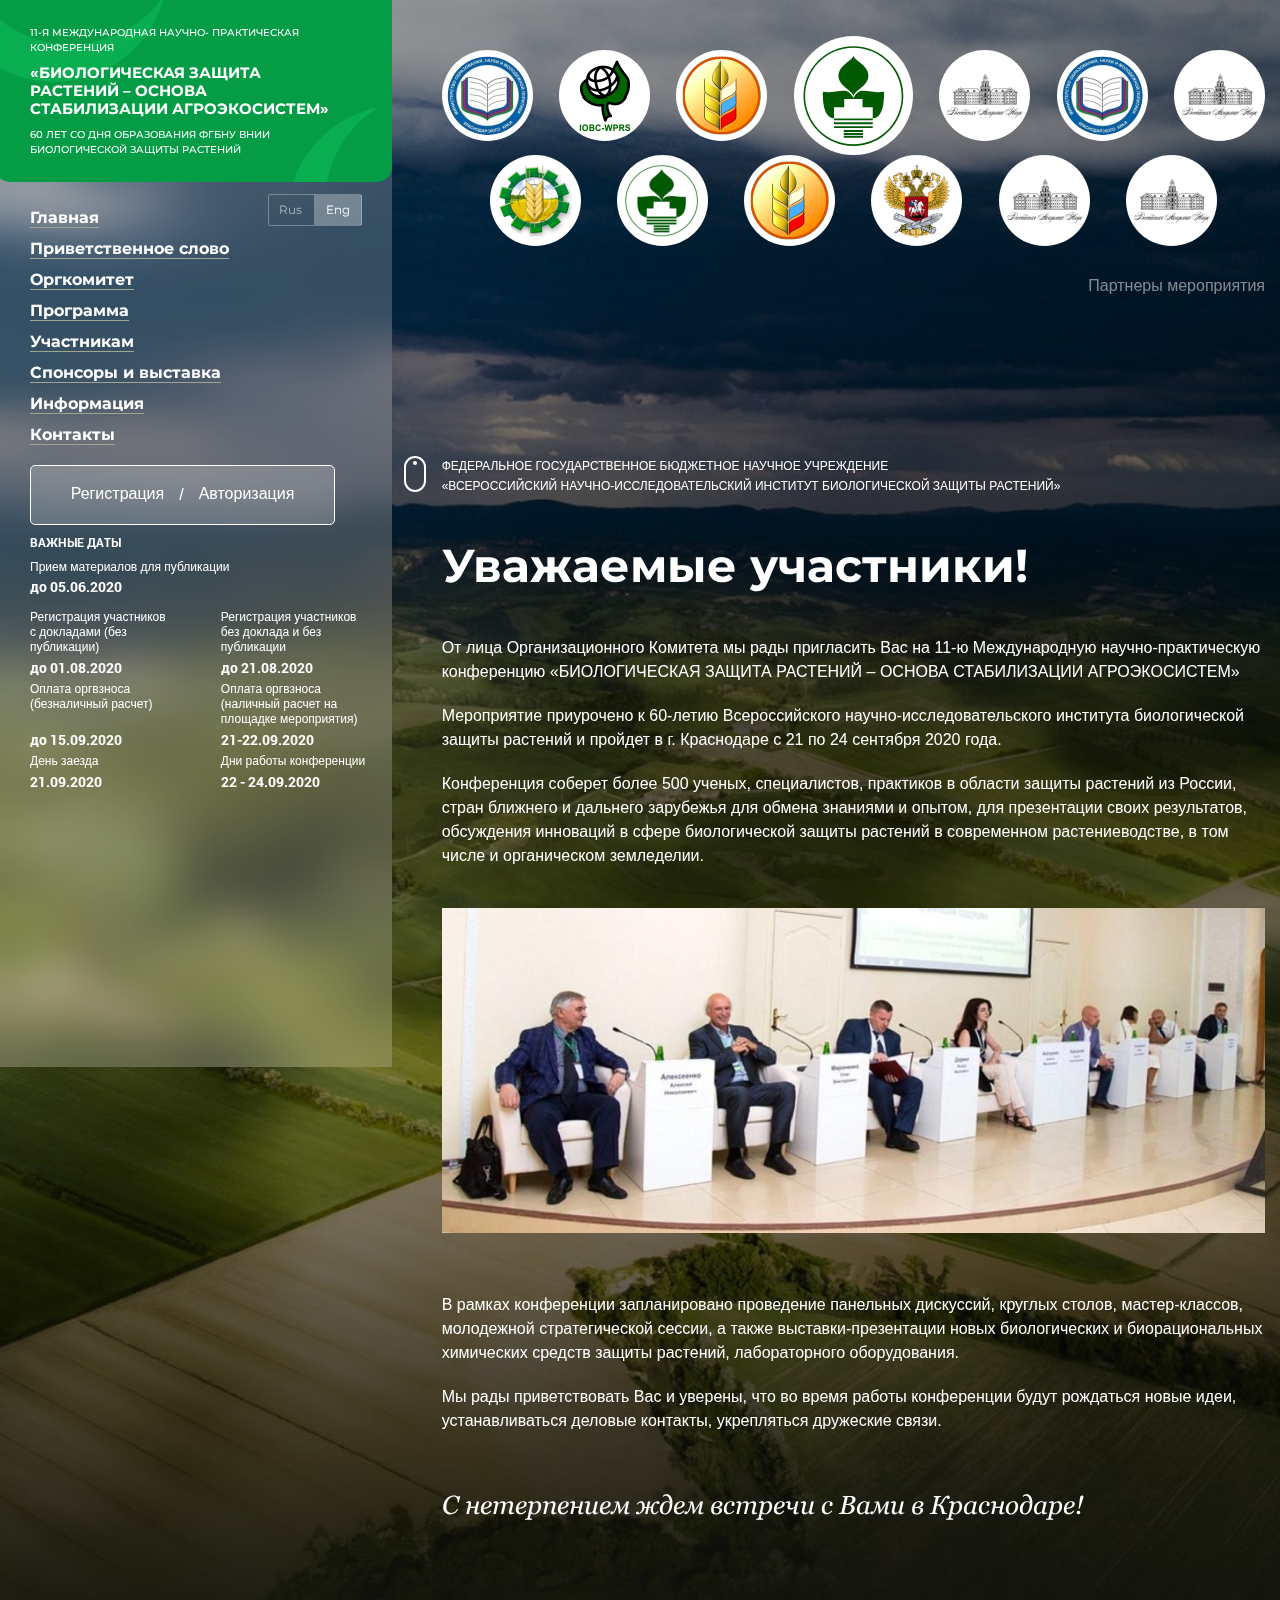
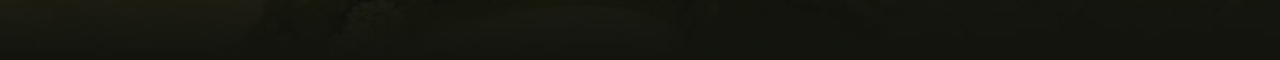
<file: index.html>
<!DOCTYPE html>
<html lang="ru">

<head>
  <meta charset="UTF-8">
  <meta name="viewport" content="width=device-width, initial-scale=1.0">
  <link rel="stylesheet" href="libs/slick/slick-theme.css">
  <link rel="stylesheet" href="libs/slick/slick.css">
  <link rel="stylesheet" href="css/bootstrap-grid.css">
  <link rel="stylesheet" href="css/font.css?ver=1.8">
  <link rel="stylesheet" href="css/null.css">
  <link rel="stylesheet" href="css/style.css?ver=1.9">
  <link rel="stylesheet" href="css/media.css?ver=1.9">
  <link href="https://fonts.googleapis.com/css2?family=Montserrat:wght@400;500;700&display=swap" rel="stylesheet">
  <title>Document</title>
</head>

<body>
  <div class="wrapper">

    <div class="sidebar-wrapper">
      <div class="container">
        <div class="row">
          <div class="col-lg-4">
            <div class="left-aside">
              <div class="header__info">
                <div class="header-text">
                  <p>11-я Международная научно- практическая конференция </p>
                  <p>«Биологическая защита<br> растений – основа<br> стабилизации агроэкосистем»
                    <p>
                      <p>60 лет со дня образования ФГБНУ ВНИИ биологической защиты растений</p>
                    </div>
                  </div>
                  <div class="show_mobile">
                    <div class="main-btn">
                      <a href="#">Регистрация</a>
                      <span> / </span>
                      <a href="#">Авторизация</a>
                    </div>
                    <a href="" class="btn-menu">Главная</a>
                  </div>
                  <div class="header__block">
                    <div class="close-menu"></div>
                    <nav class="header-nav">
                      <ul class="header-menu">
                        <li><a href="#">Главная</a></li>
                        <li><a href="#">Приветственное слово</a></li>
                        <li><a href="#">Оргкомитет</a></li>
                        <li><a href="#">Программа</a></li>
                        <li class="has_child">
                          <a href="#">Участникам</a>
                          <ul>
                            <li><a href="#">Условия участия?  (оргвзнос, варианты оплата, и т.п.) </a></li>
                            <li><a href="#">Договор на участие в конференции</a></li>
                            <li><a href="#">Подача  статей  WoC</a></li>
                            <li><a href="#">Подача  статей  РИНЦ</a></li>
                            <li><a href="#">Требования к оформлению публикаций</a></li>
                            <li><a href="#">Требования к оформлению докладов</a></li>
                          </ul>
                        </li>
                        <li class="has_child">
                          <a href="#">Спонсоры и выставка</a>
                          <ul>
                            <li><a href="#">Спонсоры</a></li>
                            <li><a href="#">Спонсорский пакет</a></li>
                            <li><a href="#">ЗАЯВКА на участие в выставке</a></li>
                          </ul>
                        </li>
                        <li class="has_child">
                          <a href="#">Информация</a>
                          <ul>
                            <li><a href="#">Информационные письма</a></li>
                            <li><a href="#">Место проведения конференции</a></li>
                            <li><a href="#">Гостиничное размещение</a></li>
                            <li><a href="#">Обеды/ужины (+праздничный ужин) </a></li>
                            <li><a href="#">Маршрут  проезда  до места проведения конференции</a></li>
                            <li><a href="#">Отчет о проведенном мероприятии  (пост-релиз, фотоархив)</a></li>
                          </ul>
                        </li>
                        <li><a href="#">Контакты</a></li>
                      </ul>
                    </nav>
                    <div class="language-block">
                      <ul class="list-language">
                        <li><a href="#">Rus</a></li>
                        <li> <a class="active" href="#">Eng</a></li>
                      </ul>
                    </div>
                    <div class="main-btn">
                      <a href="#">Регистрация</a>
                      <span> / </span>
                      <a href="#">Авторизация</a>
                    </div>
                    <div class="block-subscribe">
                      <p class="main-title"> ВАЖНЫЕ ДАТЫ</p>
                      <p>Прием материалов для публикации</p>
                      <div class="main-date">до 05.06.2020</div>
                    </div>
                    <div class="row row_data">
                      <div class="col-6 block-text">
                        <p>Регистрация участников<br> с докладами (без публикации)</p>
                        <div class="main-date">до 01.08.2020</div>
                      </div>
                      <div class="col-6 block-text">
                       <p>Регистрация участников без доклада и без публикации</p>
                       <div class="main-date">до 21.08.2020</div>
                     </div>
                     <div class="col-6 block-text">
                       <p>Оплата оргвзноса<br> (безналичный расчет)</p>
                       <div class="main-date">до 15.09.2020 </div>
                     </div>
                     <div class="col-6 block-text">
                       <p>Оплата оргвзноса<br> (наличный расчет на площадке мероприятия)</p>
                       <div class="main-date">21-22.09.2020 </div>
                     </div>
                     <div class="col-6 block-text">
                      <p>День заезда</p>
                      <div class="main-date">21.09.2020 </div>
                    </div>
                    <div class="col-6 block-text">
                     <p>Дни работы конференции</p>
                     <div class="main-date">22 - 24.09.2020</div>
                   </div>
                 </div>
               </div>
             </div>
           </div>
         </div>
       </div>
     </div>

     <div class="content">
      <div class="container">
        <div class="row">
          <div class="col-lg-8 offset-lg-4 col_content">
            <div class="sponsors">
              <div class="sponsors-img">
                <img src="img/sponsors/sponsors-1.png" alt="alt" />
              </div>
              <div class="sponsors-img">
                <img src="img/sponsors/sponsors-2.png" alt="alt" />
              </div>
              <div class="sponsors-img">
                <img src="img/sponsors/sponsors-3.png" alt="alt" />
              </div>
              <div class="sponsors-img">
                <img src="img/sponsors/sponsors-4.png" alt="alt" />
              </div>
              <div class="sponsors-img">
                <img src="img/sponsors/sponsors-5.png" alt="alt" />
              </div>
              <div class="sponsors-img">
                <img src="img/sponsors/sponsors-1.png" alt="alt" />
              </div>

              <div class="sponsors-img">
                <img src="img/sponsors/sponsors-5.png" alt="alt" />
              </div>
            </div>

            <div class="sponsors-2">
              <div class="sponsors-img">
                <img src="img/sponsors/sponsors-6.png" alt="alt" />
              </div>
              <div class="sponsors-img">
                <img src="img/sponsors/sponsors-7.png" alt="alt" />
              </div>
              <div class="sponsors-img">
                <img src="img/sponsors/sponsors-3.png" alt="alt" />
              </div>
              <div class="sponsors-img">
                <img src="img/sponsors/sponsors-8.png" alt="alt" />
              </div>
              <div class="sponsors-img">
                <img src="img/sponsors/sponsors-5.png" alt="alt" />
              </div>
              <div class="sponsors-img">
                <img src="img/sponsors/sponsors-5.png" alt="alt" />
              </div>
            </div>
            <ul class="sponsors-mobile">
              <li>
                <div class="sponsors-img">
                  <img src="img/sponsors/sponsors-1.png" alt="alt" />
                </div>
              </li>
              <li>
                <div class="sponsors-img">
                  <img src="img/sponsors/sponsors-2.png" alt="alt" />
                </div>
              </li>
              <li>
                <div class="sponsors-img">
                  <img src="img/sponsors/sponsors-3.png" alt="alt" />
                </div>
              </li>
              <li>
               <div class="sponsors-img">
                <img src="img/sponsors/sponsors-4.png" alt="alt" />
              </div>
            </li>
            <li>
             <div class="sponsors-img">
              <img src="img/sponsors/sponsors-5.png" alt="alt" />
            </div>
          </li>
        </ul>
        <ul class="sponsors-mobile sponsors-mobile_second">
          <li>
            <div class="sponsors-img">
              <img src="img/sponsors/sponsors-1.png" alt="alt" />
            </div>
          </li>
          <li>
           <div class="sponsors-img">
            <img src="img/sponsors/sponsors-5.png" alt="alt" />
          </div>
        </li>
        <li>
          <div class="sponsors-img">
            <img src="img/sponsors/sponsors-6.png" alt="alt" />
          </div>
        </li>
        <li>
         <div class="sponsors-img">
          <img src="img/sponsors/sponsors-7.png" alt="alt" />
        </div>
      </li>
      <li>
        <div class="sponsors-img">
          <img src="img/sponsors/sponsors-3.png" alt="alt" />
        </div>
      </li>
      <li>
       <div class="sponsors-img">
        <img src="img/sponsors/sponsors-8.png" alt="alt" />
      </div>
    </li>
    <li>
     <div class="sponsors-img">
      <img src="img/sponsors/sponsors-5.png" alt="alt" />
    </div>
  </li>
  <li>
   <div class="sponsors-img">
    <img src="img/sponsors/sponsors-5.png" alt="alt" />
  </div>
</li>
</ul>
<div class="sponsors-text">
  Партнеры мероприятия
</div>
<div class="scrolldown"><a href="#sect-conference"></a></div>
<div class="conference" id="sect-conference">
  <div class="conference-subtitle">
    ФЕДЕРАЛЬНОЕ ГОСУДАРСТВЕННОЕ БЮДЖЕТНОЕ НАУЧНОЕ УЧРЕЖДЕНИЕ<br>
    «ВСЕРОССИЙСКИЙ НАУЧНО-ИССЛЕДОВАТЕЛЬСКИЙ ИНСТИТУТ БИОЛОГИЧЕСКОЙ ЗАЩИТЫ РАСТЕНИЙ»
  </div>
  <div class="conference-title">
    Уважаемые участники!
  </div>
  <div class="conference-text">
    <p>От лица Организационного Комитета мы рады пригласить Вас на 11-ю Международную научно-практическую
      конференцию <span>«БИОЛОГИЧЕСКАЯ ЗАЩИТА РАСТЕНИЙ – ОСНОВА СТАБИЛИЗАЦИИ АГРОЭКОСИСТЕМ»</span></p>
      <p> Мероприятие приурочено к 60-летию Всероссийского научно-исследовательского института биологической
      защиты растений и пройдет в г. Краснодаре с 21 по 24 сентября 2020 года.</p>
      <p> Конференция соберет более 500 ученых, специалистов, практиков в области защиты растений из России, стран
        ближнего и дальнего зарубежья для обмена знаниями и опытом, для презентации своих результатов,
        обсуждения инноваций в сфере биологической защиты растений в современном растениеводстве, в том числе и
      органическом земледелии.</p>
    </div>
    <div class="conference-img">
      <img src="img/conference/conference.jpg" alt="conference" />
    </div>
    <div class="conference-text">
      <p>В рамках конференции запланировано проведение панельных дискуссий, круглых столов, мастер-классов,  молодежной стратегической сессии, а также выставки-презентации новых биологических и биорациональных химических средств защиты растений, лабораторного оборудования.</p>
      <p>Мы рады приветствовать Вас и уверены,  что во время работы конференции  будут рождаться новые идеи, устанавливаться деловые контакты, укрепляться дружеские связи.</p>
    </div>
    <div class="conference-invite">С нетерпением ждем встречи с Вами в Краснодаре!</div>

  </div>
</div>
</div>
</div>
</div>
</div>
<script src="libs/jquery/jquery-1.11.1.min.js"></script>
<script src="libs/slick/slick.min.js"></script>
<script src="libs/scroll2id/PageScroll2id.min.js"></script>
<script src="js/main.js?ver=1.5"></script>
</body>

</html>
</file>
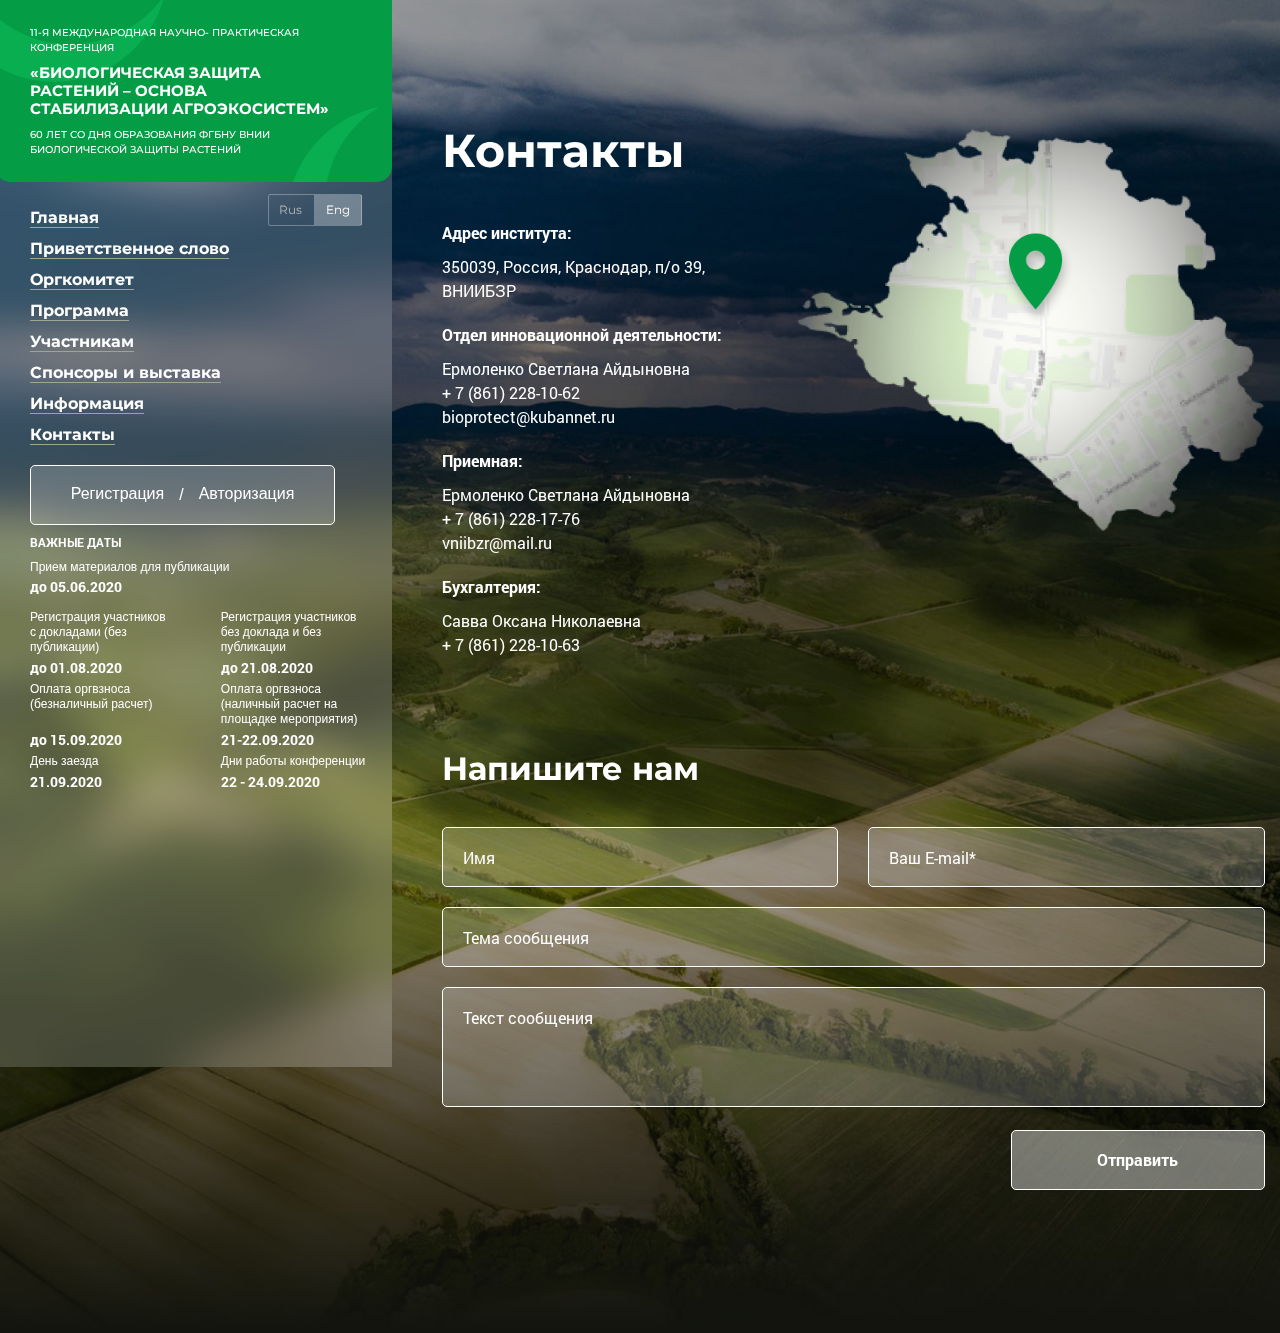
<file: contacts.html>
<!DOCTYPE html>
<html lang="ru">

<head>
  <meta charset="UTF-8">
  <meta name="viewport" content="width=device-width, initial-scale=1.0">
  <link rel="stylesheet" href="libs/slick/slick-theme.css">
  <link rel="stylesheet" href="libs/slick/slick.css">
  <link rel="stylesheet" href="css/bootstrap-grid.css">
  <link rel="stylesheet" href="libs/fancybox/jquery.fancybox.css" />
  <link rel="stylesheet" href="css/font.css?ver=1.8">
  <link rel="stylesheet" href="css/null.css">
  <link rel="stylesheet" href="css/style.css?ver=1.19">
  <link rel="stylesheet" href="css/media.css?ver=1.19">
  <link href="https://fonts.googleapis.com/css2?family=Montserrat:wght@400;500;700&display=swap" rel="stylesheet">
  <title>Document</title>
</head>

<body>
  <div class="wrapper">

    <div class="sidebar-wrapper">
      <div class="container">
        <div class="row">
          <div class="col-lg-4">
            <div class="left-aside">
              <div class="header__info">
                <div class="header-text">
                  <p>11-я Международная научно- практическая конференция </p>
                  <p>«Биологическая защита<br> растений – основа<br> стабилизации агроэкосистем»
                    <p>
                      <p>60 лет со дня образования ФГБНУ ВНИИ биологической защиты растений</p>
                    </div>
                  </div>
                  <div class="show_mobile">
                    <div class="main-btn">
                      <a href="#">Регистрация</a>
                      <span> / </span>
                      <a href="#">Авторизация</a>
                    </div>
                    <a href="" class="btn-menu">Главная</a>
                  </div>
                  <div class="header__block">
                    <div class="close-menu"></div>
                    <nav class="header-nav">
                      <ul class="header-menu">
                        <li><a href="#">Главная</a></li>
                        <li><a href="#">Приветственное слово</a></li>
                        <li><a href="#">Оргкомитет</a></li>
                        <li><a href="#">Программа</a></li>
                        <li class="has_child">
                          <a href="#">Участникам</a>
                          <ul>
                            <li><a href="#">Условия участия?  (оргвзнос, варианты оплата, и т.п.) </a></li>
                            <li><a href="#">Договор на участие в конференции</a></li>
                            <li><a href="#">Подача  статей  WoC</a></li>
                            <li><a href="#">Подача  статей  РИНЦ</a></li>
                            <li><a href="#">Требования к оформлению публикаций</a></li>
                            <li><a href="#">Требования к оформлению докладов</a></li>
                          </ul>
                        </li>
                        <li class="has_child">
                          <a href="#">Спонсоры и выставка</a>
                          <ul>
                            <li><a href="#">Спонсоры</a></li>
                            <li><a href="#">Спонсорский пакет</a></li>
                            <li><a href="#">ЗАЯВКА на участие в выставке</a></li>
                          </ul>
                        </li>
                        <li class="has_child">
                          <a href="#">Информация</a>
                          <ul>
                            <li><a href="#">Информационные письма</a></li>
                            <li><a href="#">Место проведения конференции</a></li>
                            <li><a href="#">Гостиничное размещение</a></li>
                            <li><a href="#">Обеды/ужины (+праздничный ужин) </a></li>
                            <li><a href="#">Маршрут  проезда  до места проведения конференции</a></li>
                            <li><a href="#">Отчет о проведенном мероприятии  (пост-релиз, фотоархив)</a></li>
                          </ul>
                        </li>
                        <li><a href="#">Контакты</a></li>
                      </ul>
                    </nav>
                    <div class="language-block">
                      <ul class="list-language">
                        <li><a href="#">Rus</a></li>
                        <li> <a class="active" href="#">Eng</a></li>
                      </ul>
                    </div>
                    <div class="main-btn">
                      <a href="#">Регистрация</a>
                      <span> / </span>
                      <a href="#">Авторизация</a>
                    </div>
                    <div class="block-subscribe">
                      <p class="main-title"> ВАЖНЫЕ ДАТЫ</p>
                      <p>Прием материалов для публикации</p>
                      <div class="main-date">до 05.06.2020</div>
                    </div>
                    <div class="row row_data">
                      <div class="col-6 block-text">
                        <p>Регистрация участников<br> с докладами (без публикации)</p>
                        <div class="main-date">до 01.08.2020</div>
                      </div>
                      <div class="col-6 block-text">
                       <p>Регистрация участников без доклада и без публикации</p>
                       <div class="main-date">до 21.08.2020</div>
                     </div>
                     <div class="col-6 block-text">
                       <p>Оплата оргвзноса<br> (безналичный расчет)</p>
                       <div class="main-date">до 15.09.2020 </div>
                     </div>
                     <div class="col-6 block-text">
                       <p>Оплата оргвзноса<br> (наличный расчет на площадке мероприятия)</p>
                       <div class="main-date">21-22.09.2020 </div>
                     </div>
                     <div class="col-6 block-text">
                      <p>День заезда</p>
                      <div class="main-date">21.09.2020 </div>
                    </div>
                    <div class="col-6 block-text">
                     <p>Дни работы конференции</p>
                     <div class="main-date">22 - 24.09.2020</div>
                   </div>
                 </div>
               </div>
             </div>
           </div>
         </div>
       </div>
     </div>

     <div class="content">
      <div class="container">
        <div class="row">
          <div class="col-lg-8 offset-lg-4 col_content">
            <div class="row">
              <div class="col-md-5">
                <div class="contacts-info">
                  <h1 class="title-big title-big_contacts">Контакты</h1>
                  <div class="contacts-info__caption">Адрес института:</div>
                  <div class="contacts-info__text">350039, Россия, Краснодар, п/о 39, ВНИИБЗР</div>
                  <div class="contacts-info__caption">Отдел инновационной деятельности:</div>
                  <div class="contacts-info__text">Ермоленко Светлана Айдыновна <br>+ 7 (861) 228-10-62 <br> bioprotect@kubannet.ru</div>
                  <div class="contacts-info__caption">Приемная:</div>
                  <div class="contacts-info__text">Ермоленко Светлана Айдыновна <br>+ 7 (861) 228-17-76 <br>vniibzr@mail.ru </div>
                  <div class="contacts-info__caption">Бухгалтерия:</div>
                  <div class="contacts-info__text">Савва Оксана Николаевна <br>+ 7 (861) 228-10-63 </div>
                </div>
              </div>
              <div class="col-md-7">
                <div class="contact-map">
                  <img src="img/map.png" alt="alt" />
                </div>
              </div>
            </div>
            <form>
              <div class="contacts-form">
                <div class="contacts-form__title">Напишите нам</div>
                <div class="row">
                  <div class="col-md-6">
                    <input   type="text" required="required" class="input-name" placeholder="Имя">
                  </div>
                  <div class="col-md-6">
                    <input  type="text" required="required" class="input-mail" placeholder="Ваш E-mail*">
                  </div>
                </div>
                <div class="row">
                  <div class="col-md-12">
                    <input  type="text" required="required" class="input-message" placeholder="Тема сообщения">
                  </div>
                </div>
                <div class="row">
                  <div class="col-md-12">
                    <textarea placeholder="Текст сообщения"></textarea>    
                  </div>
                </div>
                <div class="row">
                  <div class="col-md-3">
                  </div>
                  <div class="col-md-4 offset-md-5">
                    <button class="form-btn"> Отправить </button>
                  </div>
                </form>
              </div>
            </div>
          </div>
        </div>
      </div>
      <script src="libs/jquery/jquery-1.11.1.min.js"></script>
      <script src="libs/slick/slick.min.js"></script>
      <script src="libs/fancybox/jquery.fancybox.pack.js"></script>
      <script src="libs/scroll2id/PageScroll2id.min.js"></script>
      <script src="js/main.js?ver=1.19"></script>
    </body>

    </html>
</file>
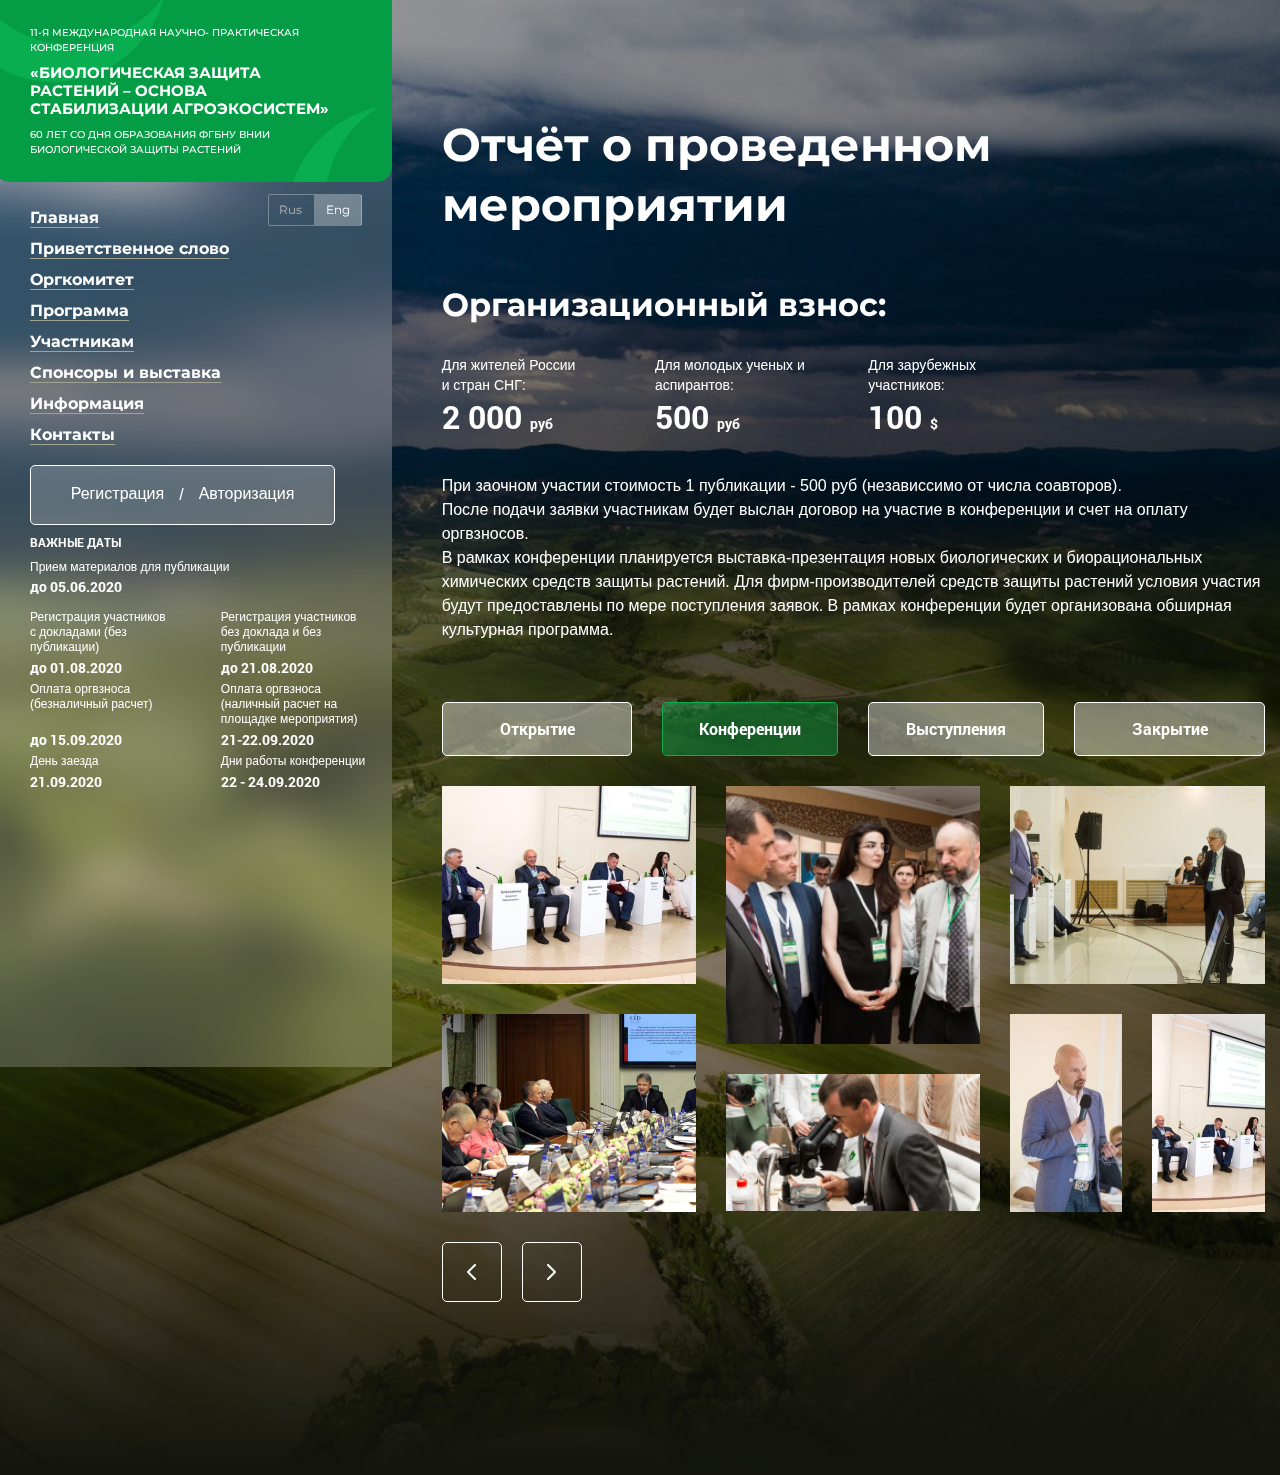
<file: report.html>
<!DOCTYPE html>
<html lang="ru">

<head>
  <meta charset="UTF-8">
  <meta name="viewport" content="width=device-width, initial-scale=1.0">
  <link rel="stylesheet" href="libs/slick/slick-theme.css">
  <link rel="stylesheet" href="libs/slick/slick.css">
  <link rel="stylesheet" href="css/bootstrap-grid.css">
  <link rel="stylesheet" href="libs/fancybox/jquery.fancybox.css" />
  <link rel="stylesheet" href="css/font.css?ver=1.8">
  <link rel="stylesheet" href="css/null.css">
  <link rel="stylesheet" href="css/style.css?ver=1.19">
  <link rel="stylesheet" href="css/media.css?ver=1.19">
  <link href="https://fonts.googleapis.com/css2?family=Montserrat:wght@400;500;700&display=swap" rel="stylesheet">
  <title>Document</title>
</head>

<body>
  <div class="wrapper">

    <div class="sidebar-wrapper">
      <div class="container">
        <div class="row">
          <div class="col-lg-4">
            <div class="left-aside">
              <div class="header__info">
                <div class="header-text">
                  <p>11-я Международная научно- практическая конференция </p>
                  <p>«Биологическая защита<br> растений – основа<br> стабилизации агроэкосистем»
                    <p>
                      <p>60 лет со дня образования ФГБНУ ВНИИ биологической защиты растений</p>
                    </div>
                  </div>
                  <div class="show_mobile">
                    <div class="main-btn">
                      <a href="#">Регистрация</a>
                      <span> / </span>
                      <a href="#">Авторизация</a>
                    </div>
                    <a href="" class="btn-menu">Главная</a>
                  </div>
                  <div class="header__block">
                    <div class="close-menu"></div>
                    <nav class="header-nav">
                      <ul class="header-menu">
                        <li><a href="#">Главная</a></li>
                        <li><a href="#">Приветственное слово</a></li>
                        <li><a href="#">Оргкомитет</a></li>
                        <li><a href="#">Программа</a></li>
                        <li class="has_child">
                          <a href="#">Участникам</a>
                          <ul>
                            <li><a href="#">Условия участия?  (оргвзнос, варианты оплата, и т.п.) </a></li>
                            <li><a href="#">Договор на участие в конференции</a></li>
                            <li><a href="#">Подача  статей  WoC</a></li>
                            <li><a href="#">Подача  статей  РИНЦ</a></li>
                            <li><a href="#">Требования к оформлению публикаций</a></li>
                            <li><a href="#">Требования к оформлению докладов</a></li>
                          </ul>
                        </li>
                        <li class="has_child">
                          <a href="#">Спонсоры и выставка</a>
                          <ul>
                            <li><a href="#">Спонсоры</a></li>
                            <li><a href="#">Спонсорский пакет</a></li>
                            <li><a href="#">ЗАЯВКА на участие в выставке</a></li>
                          </ul>
                        </li>
                        <li class="has_child">
                          <a href="#">Информация</a>
                          <ul>
                            <li><a href="#">Информационные письма</a></li>
                            <li><a href="#">Место проведения конференции</a></li>
                            <li><a href="#">Гостиничное размещение</a></li>
                            <li><a href="#">Обеды/ужины (+праздничный ужин) </a></li>
                            <li><a href="#">Маршрут  проезда  до места проведения конференции</a></li>
                            <li><a href="#">Отчет о проведенном мероприятии  (пост-релиз, фотоархив)</a></li>
                          </ul>
                        </li>
                        <li><a href="#">Контакты</a></li>
                      </ul>
                    </nav>
                    <div class="language-block">
                      <ul class="list-language">
                        <li><a href="#">Rus</a></li>
                        <li> <a class="active" href="#">Eng</a></li>
                      </ul>
                    </div>
                    <div class="main-btn">
                      <a href="#">Регистрация</a>
                      <span> / </span>
                      <a href="#">Авторизация</a>
                    </div>
                    <div class="block-subscribe">
                      <p class="main-title"> ВАЖНЫЕ ДАТЫ</p>
                      <p>Прием материалов для публикации</p>
                      <div class="main-date">до 05.06.2020</div>
                    </div>
                    <div class="row row_data">
                      <div class="col-6 block-text">
                        <p>Регистрация участников<br> с докладами (без публикации)</p>
                        <div class="main-date">до 01.08.2020</div>
                      </div>
                      <div class="col-6 block-text">
                       <p>Регистрация участников без доклада и без публикации</p>
                       <div class="main-date">до 21.08.2020</div>
                     </div>
                     <div class="col-6 block-text">
                       <p>Оплата оргвзноса<br> (безналичный расчет)</p>
                       <div class="main-date">до 15.09.2020 </div>
                     </div>
                     <div class="col-6 block-text">
                       <p>Оплата оргвзноса<br> (наличный расчет на площадке мероприятия)</p>
                       <div class="main-date">21-22.09.2020 </div>
                     </div>
                     <div class="col-6 block-text">
                      <p>День заезда</p>
                      <div class="main-date">21.09.2020 </div>
                    </div>
                    <div class="col-6 block-text">
                     <p>Дни работы конференции</p>
                     <div class="main-date">22 - 24.09.2020</div>
                   </div>
                 </div>
               </div>
             </div>
           </div>
         </div>
       </div>
     </div>

     <div class="content">
      <div class="container">
        <div class="row">
          <div class="col-lg-8 offset-lg-4 col_content">
            <div class="report-title title-big"> Отчёт о проведенном мероприятии </div>
            <div class="report-subtitle title-big title-big_min"> Организационный взнос: </div>
            <div class="row">
              <div class="col-md-3 col-sm-4">
                <div class="report-payment"> Для жителей России<br> и стран СНГ:</div>
                <div class="report-price"> 2 000 <span>руб</span>  </div>
              </div>

              <div class="col-md-3 col-sm-4">
                <div class="report-payment"> Для молодых ученых  и аспирантов: </div>
                <div class="report-price"> 500 <span>руб</span> </div>
              </div>

              <div class="col-md-3 col-sm-4">
                <div class="report-payment">Для зарубежных<br>  участников:</div>
                <div class="report-price">100 <span>$</span></div>
              </div>
            </div>
            <article class="report-article">
              <p>При заочном участии стоимость 1 публикации - 500 руб (независсимо от числа соавторов).</p>
              <p>После  подачи заявки участникам будет выслан договор на участие в конференции и счет на оплату  оргвзносов. </p>
              <p>В рамках конференции планируется выставка-презентация новых биологических и биорациональных  химических средств защиты растений. Для фирм-производителей средств защиты растений условия  участия будут предоставлены по мере поступления заявок. В рамках конференции будет организована обширная культурная программа. </p>
            </article>
            <ul class="report-tab btns-tabs">
              <li><a href="#tab1">Открытие</a></li>
              <li class="active"><a href="#tab2">Конференции</a></li>
              <li><a href="#tab3">Выступления</a></li>
              <li><a href="#tab4">Закрытие</a></li>
            </ul>
            <div class="tabs-container">
              <div class="tab-pane-report" id="tab1">
                <div class="report-slider">
                  <div class="slider-item">
                    <div class="row row_report">
                      <div class="col-sm-4 col-6">
                        <a href="img/slider-1.jpg" class="slider-report-img fancybox" rel="group1">
                          <img src="img/slider-1.jpg" alt="alt" />
                        </a>
                        <a href="img/slider-4.jpg" class="slider-report-img fancybox" rel="group1">
                          <img src="img/slider-4.jpg" alt="alt" />
                        </a>
                      </div>
                      <div class="col-sm-4 col-6">
                        <a href="img/slider-2.jpg" class="slider-report-img slider-report-img-big fancybox" rel="group1">
                          <img src="img/slider-2.jpg" alt="alt" />
                        </a>
                        <a href="img/slider-5.jpg" class="slider-report-img slider-report-img-small fancybox" rel="group1">
                          <img src="img/slider-5.jpg" alt="alt" />
                        </a>
                      </div>
                      <div class="col-sm-4 col-12">
                        <div class="row">
                          <div class="col-md-12 col-6">
                            <a href="img/slider-3.jpg" class="slider-report-img fancybox" rel="group1">
                              <img src="img/slider-3.jpg" alt="alt" />
                            </a>
                          </div>
                          <div class="col-sm-6 col-6">
                             <a href="img/slider-7.jpg" class="slider-report-img fancybox" rel="group1">
                            <img src="img/slider-7.jpg" alt="alt" />
                          </a>
                          </div>
                          <div class="col-sm-6 col-6">
                            <a href="img/slider-6.jpg" class="slider-report-img fancybox" rel="group1">
                              <img src="img/slider-6.jpg" alt="alt" />
                            </a>
                        </div>
                      </div>
                    </div>
                  </div>
                </div>
                <div class="slider-item">
                    <div class="row row_report">
                      <div class="col-sm-4 col-6">
                        <a href="img/slider-1.jpg" class="slider-report-img fancybox" rel="group1">
                          <img src="img/slider-1.jpg" alt="alt" />
                        </a>
                        <a href="img/slider-4.jpg" class="slider-report-img fancybox" rel="group1">
                          <img src="img/slider-4.jpg" alt="alt" />
                        </a>
                      </div>
                      <div class="col-sm-4 col-6">
                        <a href="img/slider-2.jpg" class="slider-report-img slider-report-img-big fancybox" rel="group1">
                          <img src="img/slider-2.jpg" alt="alt" />
                        </a>
                        <a href="img/slider-5.jpg" class="slider-report-img slider-report-img-small fancybox" rel="group1">
                          <img src="img/slider-5.jpg" alt="alt" />
                        </a>
                      </div>
                      <div class="col-sm-4 col-12">
                        <div class="row">
                          <div class="col-md-12 col-6">
                            <a href="img/slider-3.jpg" class="slider-report-img fancybox" rel="group1">
                              <img src="img/slider-3.jpg" alt="alt" />
                            </a>
                          </div>
                          <div class="col-sm-6 col-6">
                             <a href="img/slider-7.jpg" class="slider-report-img fancybox" rel="group1">
                            <img src="img/slider-7.jpg" alt="alt" />
                          </a>
                          </div>
                          <div class="col-sm-6 col-6">
                            <a href="img/slider-6.jpg" class="slider-report-img fancybox" rel="group1">
                              <img src="img/slider-6.jpg" alt="alt" />
                            </a>
                        </div>
                      </div>
                    </div>
                  </div>
                </div>
              </div>
            </div>
            <div class="tab-pane-report active" id="tab2">
                <div class="report-slider">
                  <div class="slider-item">
                    <div class="row row_report">
                      <div class="col-sm-4 col-6">
                        <a href="img/slider-1.jpg" class="slider-report-img fancybox" rel="group1">
                          <img src="img/slider-1.jpg" alt="alt" />
                        </a>
                        <a href="img/slider-4.jpg" class="slider-report-img fancybox" rel="group1">
                          <img src="img/slider-4.jpg" alt="alt" />
                        </a>
                      </div>
                      <div class="col-sm-4 col-6">
                        <a href="img/slider-2.jpg" class="slider-report-img slider-report-img-big fancybox" rel="group1">
                          <img src="img/slider-2.jpg" alt="alt" />
                        </a>
                        <a href="img/slider-5.jpg" class="slider-report-img slider-report-img-small fancybox" rel="group1">
                          <img src="img/slider-5.jpg" alt="alt" />
                        </a>
                      </div>
                      <div class="col-sm-4 col-12">
                        <div class="row">
                          <div class="col-md-12 col-6">
                            <a href="img/slider-3.jpg" class="slider-report-img fancybox" rel="group1">
                              <img src="img/slider-3.jpg" alt="alt" />
                            </a>
                          </div>
                          <div class="col-sm-6 col-6">
                            <a href="img/slider-6.jpg" class="slider-report-img fancybox" rel="group1">
                              <img src="img/slider-6.jpg" alt="alt" />
                            </a>
                          </div>
                          <div class="col-sm-6 col-6">
                           <a href="img/slider-7.jpg" class="slider-report-img fancybox" rel="group1">
                            <img src="img/slider-7.jpg" alt="alt" />
                          </a>
                        </div>
                      </div>
                    </div>
                  </div>
                </div>
                <div class="slider-item">
                    <div class="row row_report">
                      <div class="col-sm-4 col-6">
                        <a href="img/slider-1.jpg" class="slider-report-img fancybox" rel="group1">
                          <img src="img/slider-1.jpg" alt="alt" />
                        </a>
                        <a href="img/slider-4.jpg" class="slider-report-img fancybox" rel="group1">
                          <img src="img/slider-4.jpg" alt="alt" />
                        </a>
                      </div>
                      <div class="col-sm-4 col-6">
                        <a href="img/slider-2.jpg" class="slider-report-img slider-report-img-big fancybox" rel="group1">
                          <img src="img/slider-2.jpg" alt="alt" />
                        </a>
                        <a href="img/slider-5.jpg" class="slider-report-img slider-report-img-small fancybox" rel="group1">
                          <img src="img/slider-5.jpg" alt="alt" />
                        </a>
                      </div>
                      <div class="col-sm-4 col-12">
                        <div class="row">
                          <div class="col-md-12 col-6">
                            <a href="img/slider-3.jpg" class="slider-report-img fancybox" rel="group1">
                              <img src="img/slider-3.jpg" alt="alt" />
                            </a>
                          </div>
                          <div class="col-sm-6 col-6">
                            <a href="img/slider-6.jpg" class="slider-report-img fancybox" rel="group1">
                              <img src="img/slider-6.jpg" alt="alt" />
                            </a>
                          </div>
                          <div class="col-sm-6 col-6">
                           <a href="img/slider-7.jpg" class="slider-report-img fancybox" rel="group1">
                            <img src="img/slider-7.jpg" alt="alt" />
                          </a>
                        </div>
                      </div>
                    </div>
                  </div>
                </div>
              </div>
            </div>
            <div class="tab-pane-report" id="tab3">
                <div class="report-slider">
                  <div class="slider-item">
                    <div class="row row_report">
                      <div class="col-sm-4 col-6">
                         <a href="img/slider-4.jpg" class="slider-report-img fancybox" rel="group1">
                          <img src="img/slider-4.jpg" alt="alt" />
                        </a>
                        <a href="img/slider-1.jpg" class="slider-report-img fancybox" rel="group1">
                          <img src="img/slider-1.jpg" alt="alt" />
                        </a>
                      </div>
                      <div class="col-sm-4 col-6">
                        <a href="img/slider-2.jpg" class="slider-report-img slider-report-img-big fancybox" rel="group1">
                          <img src="img/slider-2.jpg" alt="alt" />
                        </a>
                        <a href="img/slider-5.jpg" class="slider-report-img slider-report-img-small fancybox" rel="group1">
                          <img src="img/slider-5.jpg" alt="alt" />
                        </a>
                      </div>
                      <div class="col-sm-4 col-12">
                        <div class="row">
                          <div class="col-md-12 col-6">
                            <a href="img/slider-3.jpg" class="slider-report-img fancybox" rel="group1">
                              <img src="img/slider-3.jpg" alt="alt" />
                            </a>
                          </div>
                          <div class="col-sm-6 col-6">
                            <a href="img/slider-6.jpg" class="slider-report-img fancybox" rel="group1">
                              <img src="img/slider-6.jpg" alt="alt" />
                            </a>
                          </div>
                          <div class="col-sm-6 col-6">
                           <a href="img/slider-7.jpg" class="slider-report-img fancybox" rel="group1">
                            <img src="img/slider-7.jpg" alt="alt" />
                          </a>
                        </div>
                      </div>
                    </div>
                  </div>
                </div>
                <div class="slider-item">
                    <div class="row row_report">
                      <div class="col-sm-4 col-6">
                        <a href="img/slider-1.jpg" class="slider-report-img fancybox" rel="group1">
                          <img src="img/slider-1.jpg" alt="alt" />
                        </a>
                        <a href="img/slider-4.jpg" class="slider-report-img fancybox" rel="group1">
                          <img src="img/slider-4.jpg" alt="alt" />
                        </a>
                      </div>
                      <div class="col-sm-4 col-6">
                        <a href="img/slider-2.jpg" class="slider-report-img slider-report-img-big fancybox" rel="group1">
                          <img src="img/slider-2.jpg" alt="alt" />
                        </a>
                        <a href="img/slider-5.jpg" class="slider-report-img slider-report-img-small fancybox" rel="group1">
                          <img src="img/slider-5.jpg" alt="alt" />
                        </a>
                      </div>
                      <div class="col-sm-4 col-12">
                        <div class="row">
                          <div class="col-md-12 col-6">
                            <a href="img/slider-3.jpg" class="slider-report-img fancybox" rel="group1">
                              <img src="img/slider-3.jpg" alt="alt" />
                            </a>
                          </div>
                          <div class="col-sm-6 col-6">
                            <a href="img/slider-6.jpg" class="slider-report-img fancybox" rel="group1">
                              <img src="img/slider-6.jpg" alt="alt" />
                            </a>
                          </div>
                          <div class="col-sm-6 col-6">
                           <a href="img/slider-7.jpg" class="slider-report-img fancybox" rel="group1">
                            <img src="img/slider-7.jpg" alt="alt" />
                          </a>
                        </div>
                      </div>
                    </div>
                  </div>
                </div>
              </div>
            </div>
            <div class="tab-pane-report" id="tab4">
                <div class="report-slider">
                  <div class="slider-item">
                    <div class="row row_report">
                      <div class="col-sm-4 col-6">
                         <a href="img/slider-4.jpg" class="slider-report-img fancybox" rel="group1">
                          <img src="img/slider-4.jpg" alt="alt" />
                        </a>
                        <a href="img/slider-1.jpg" class="slider-report-img fancybox" rel="group1">
                          <img src="img/slider-1.jpg" alt="alt" />
                        </a>
                       
                      </div>
                      <div class="col-sm-4 col-6">
                        <a href="img/slider-2.jpg" class="slider-report-img slider-report-img-big fancybox" rel="group1">
                          <img src="img/slider-2.jpg" alt="alt" />
                        </a>
                        <a href="img/slider-5.jpg" class="slider-report-img slider-report-img-small fancybox" rel="group1">
                          <img src="img/slider-5.jpg" alt="alt" />
                        </a>
                      </div>
                      <div class="col-sm-4 col-12">
                        <div class="row">
                          <div class="col-md-12 col-6">
                            <a href="img/slider-3.jpg" class="slider-report-img fancybox" rel="group1">
                              <img src="img/slider-3.jpg" alt="alt" />
                            </a>
                          </div>
                          <div class="col-sm-6 col-6">
                            <a href="img/slider-6.jpg" class="slider-report-img fancybox" rel="group1">
                              <img src="img/slider-6.jpg" alt="alt" />
                            </a>
                          </div>
                          <div class="col-sm-6 col-6">
                           <a href="img/slider-7.jpg" class="slider-report-img fancybox" rel="group1">
                            <img src="img/slider-7.jpg" alt="alt" />
                          </a>
                        </div>
                      </div>
                    </div>
                  </div>
                </div>
                <div class="slider-item">
                    <div class="row row_report">
                      <div class="col-sm-4 col-6">
                        <a href="img/slider-1.jpg" class="slider-report-img fancybox" rel="group1">
                          <img src="img/slider-1.jpg" alt="alt" />
                        </a>
                        <a href="img/slider-4.jpg" class="slider-report-img fancybox" rel="group1">
                          <img src="img/slider-4.jpg" alt="alt" />
                        </a>
                      </div>
                      <div class="col-sm-4 col-6">
                        <a href="img/slider-2.jpg" class="slider-report-img slider-report-img-big fancybox" rel="group1">
                          <img src="img/slider-2.jpg" alt="alt" />
                        </a>
                        <a href="img/slider-5.jpg" class="slider-report-img slider-report-img-small fancybox" rel="group1">
                          <img src="img/slider-5.jpg" alt="alt" />
                        </a>
                      </div>
                      <div class="col-sm-4 col-12">
                        <div class="row">
                          <div class="col-md-12 col-6">
                            <a href="img/slider-3.jpg" class="slider-report-img fancybox" rel="group1">
                              <img src="img/slider-3.jpg" alt="alt" />
                            </a>
                          </div>
                          <div class="col-sm-6 col-6">
                            <a href="img/slider-6.jpg" class="slider-report-img fancybox" rel="group1">
                              <img src="img/slider-6.jpg" alt="alt" />
                            </a>
                          </div>
                          <div class="col-sm-6 col-6">
                           <a href="img/slider-7.jpg" class="slider-report-img fancybox" rel="group1">
                            <img src="img/slider-7.jpg" alt="alt" />
                          </a>
                        </div>
                      </div>
                    </div>
                  </div>
                </div>
              </div>
            </div>
          </div>
        </div>
      </div>
    </div>
  </div>
</div>
<script src="libs/jquery/jquery-1.11.1.min.js"></script>
<script src="libs/slick/slick.min.js"></script>
<script src="libs/fancybox/jquery.fancybox.pack.js"></script>
<script src="libs/scroll2id/PageScroll2id.min.js"></script>
<script src="js/main.js?ver=1.19"></script>
</body>

</html>
</file>
<file: css/font.css>
/* font-family: "RobotoRegular"; */
@font-face {
	font-family: "RobotoRegular";
	src: url("../fonts/RobotoRegular/RobotoRegular.eot");
	src: url("../fonts/RobotoRegular/RobotoRegular.eot?#iefix")format("embedded-opentype"),
	url("../fonts/RobotoRegular/RobotoRegular.woff") format("woff"),
	url("../fonts/RobotoRegular/RobotoRegular.ttf") format("truetype");
	font-style: normal;
	font-weight: normal;
}
/* font-family: "RobotoLight"; */
@font-face {
	font-family: "RobotoLight";
	src: url("../fonts/RobotoLight/RobotoLight.eot");
	src: url("../fonts/RobotoLight/RobotoLight.eot?#iefix")format("embedded-opentype"),
	url("../fonts/RobotoLight/RobotoLight.woff") format("woff"),
	url("../fonts/RobotoLight/RobotoLight.ttf") format("truetype");
	font-style: normal;
	font-weight: normal;
}
/* font-family: "RobotoMedium"; */
@font-face {
	font-family: "RobotoMedium";
	src: url("../fonts/RobotoMedium/RobotoMedium.eot");
	src: url("../fonts/RobotoMedium/RobotoMedium.eot?#iefix")format("embedded-opentype"),
	url("../fonts/RobotoMedium/RobotoMedium.woff") format("woff"),
	url("../fonts/RobotoMedium/RobotoMedium.ttf") format("truetype");
	font-style: normal;
	font-weight: normal;
}
/* font-family: "RobotoBold"; */
@font-face {
	font-family: "RobotoBold";
	src: url("../fonts/RobotoBold/RobotoBold.eot");
	src: url("../fonts/RobotoBold/RobotoBold.eot?#iefix")format("embedded-opentype"),
	url("../fonts/RobotoBold/RobotoBold.woff") format("woff"),
	url("../fonts/RobotoBold/RobotoBold.ttf") format("truetype");
	font-style: normal;
	font-weight: normal;
}

/* Montserrat */

/** Generated by FG **/
@font-face {
	font-family: 'Montserrat-Medium';
	src: url('../fonts/montserrat-medium/Montserrat-Medium.eot');
	src: local('☺'), url('../fonts/montserrat-medium/Montserrat-Medium.woff') format('woff'), url('../fonts/montserrat-medium/Montserrat-Medium.ttf') format('truetype'), url('../fonts/montserrat-medium/Montserrat-Medium.svg') format('svg');
	font-weight: normal;
	font-style: normal;
}

/** Generated by FG **/
@font-face {
	font-family: "Montserrat-Bold";
	src: url('../fonts/Montserrat-bold/Montserrat-Bold.eot');
	src: local('☺'), url('../fonts/Montserrat-bold/Montserrat-Bold.woff') format('woff'), url('../fonts/Montserrat-bold/Montserrat-Bold.ttf') format('truetype'), url('../fonts/Montserrat-bold/Montserrat-Bold.svg') format('svg');
	font-weight: normal;
	font-style: normal;
}


/** Generated by FG **/
@font-face {
	font-family: "Montserrat-Regular";
	src: url('..fonts/Montserrat-Regular.eot');
	src: local('☺'), url('../fonts/Montserrat-regular/Montserrat-Regular.woff') format('woff'), url('../fonts/Montserrat-regular/Montserrat-Regular.ttf') format('truetype'), url('../fonts/Montserrat-regular/Montserrat-Regular.svg') format('svg');
	font-weight: normal;
    font-style: normal;
}
@font-face {
	font-family: 'Georgia-Italic';
	src: url('../fonts/montserrat-medium/Georgia-Italic.eot');
	src: local('☺'), url('../fonts/georgia-italic/Georgia-Italic.woff') format('woff'), url('../fonts/georgia-italic/Georgia-Italic.ttf') format('truetype'), url('../fonts/georgia-italic/Georgia-Italic.svg') format('svg');
	font-weight: normal;
	font-style: normal;
}
</file>
<file: css/null.css>
* {
	padding: 0px;
	margin: 0px;
	border: 0px;
}

*,
*:before,
*:after {
	-webkit-box-sizing: border-box;
	box-sizing: border-box;
}

:focus,
:active {
	outline: none;
}

a:focus,
a:active {
	outline: none;
}

aside,
nav,
footer,
header,
section {
	display: block;
}

html,
body {
	min-width: 320px;
}

body {
	line-height: 1;
	font-family: "Roboto-Regular", sans-serif;
	-ms-text-size-adjust: 100%;
	-moz-text-size-adjust: 100%;
	-webkit-text-size-adjust: 100%;
}

input,
button,
textarea {
	font-family: "";
}

input::-ms-clear {
	display: none;
}

button {
	cursor: pointer;
}

button::-moz-focus-inner {
	padding: 0;
	border: 0;
}

a,
a:visited {
	text-decoration: none;
}

a:hover {
	text-decoration: none;
}

ul li {
	list-style: none;
}

img {
	vertical-align: top;
}

h1,
h2,
h3,
h4,
h5,
h6 {
    
}
</file>
<file: css/style.css>
body {
    overflow-x: hidden;
}
.wrapper {
    overflow: hidden;
    min-height: 100vh;
    background: url('../img/background/body.jpg') no-repeat center/cover;

}

.container {
    max-width: 1584px;
    width: 100%;
    margin: 0 auto;
}

/* header */


.sidebar-wrapper {
    position: fixed;
    top: 0;
    left: 0;
    width: 100%;
    min-height: 100vh;
}
.left-aside {
    max-width: 405px;
    min-height: 100vh;
    z-index: 1000;
}

.header__info {

    position: relative;
    z-index: 1;
    padding: 25px 71px 25px 50px;
    background: url('../img/header/backgorund-header.png')no-repeat center/cover;
    border-bottom-left-radius: 15px;
    border-bottom-right-radius: 15px;
}
.header-text p  {
    color: #fff;
    font-family: "Montserrat-Medium";
    font-size: 10px;
    font-weight: 500;
    line-height: 15px;
    text-transform: uppercase;
    margin: 0px 0px 9px 0px;
    max-width: 295px;
}

.header-text p:last-child {
    margin: 0;
}

.header-text p:nth-child(2) {
    font-size: 15px;
    max-width: 100%;
    color: #ffffff;
    font-family: 'Montserrat', sans-serif;
    font-weight: 700;
    line-height: 18px;
}

.header__block {
    position: relative;
    margin: -15px 0px 0px 0px;
    padding: 0px 0px 0px 50px;
    min-height: 100vh;
    background: rgba(255, 255, 255, 0.2);
    backdrop-filter: blur(20px);
    

}
.header-nav {
    padding: 45px 0px 0px 0px;
    margin: 0px 0px 26px 0px;

    
}
.header-menu li a {
    color: #ffffff;
    font-family: 'Montserrat', sans-serif;
    font-weight: 700;
    font-size: 16px;
    line-height: 40px;
    transition: 0.5s all;
    border-bottom: 1px solid #9fa591;
}

.header-menu li a:nth-child(8) {
    line-height: 0px;

}

.header-menu li a:hover {
    border-bottom: 1px solid #fff;
    
}

.main-btn {
    position: relative;
    max-width: 305px;
    color: #fff;
    display: -webkit-flex;
    display: -moz-flex;
    display: -ms-flex;
    display: -o-flex;
    display: flex;
    justify-content: center;
    align-items: center;

    height: 60px;
    background: rgba(255, 255, 255, 0.2);
    border: 1px solid #FFFFFF;
    border-radius: 5px;
    margin: 0px 0px 35px 0px;
    transition: .2s all;

}

.main-btn span {
    margin: 0px 15px 0px 15px;
}

.main-btn:hover {

    -webkit-box-shadow: 10px 0px 82px 0px rgba(0,0,0,0.75);
    -moz-box-shadow: 10px 0px 82px 0px rgba(0,0,0,0.75);
    box-shadow: 10px 0px 82px 0px rgba(0,0,0,0.75);
}

.main-btn a {
    border-bottom: 1px transparent solid;
    display: inline-block;
    padding-bottom: 1px;
    position: relative;
    color: #fff;
    transition: .3s all; 
}
.main-btn a:hover {
 border-color: #fff;
}
.block-subscribe {
    color: #ffffff;
}

.block-subscribe p {
    font-size: 12px;
    font-weight: 400;
    line-height: 15px;
}

.block-subscribe:nth-child(2) {

    font-size: 12px;
    font-weight: 400;
    line-height: 15px;
}

.block-subscribe .main-date {
 font-family: "RobotoBold";
 font-size: 14px;
 margin: 5px 0px 16px 0px;
}

.main-title {
    margin: 0px 0px 10px 0px;
    font-family: "RobotoBold";
    font-size: 16px;
    font-weight: 700;
    line-height: 24px;
}
.block-text .main-date {
    margin: 5px 0px 0px 0px;
    font-family: "RobotoBold";
    font-size: 14px;
    font-weight: 700;
    line-height: 15px;
    color: #fff;
}
.row_data .block-text {
    margin-bottom: 16px;
    display: -webkit-flex;
    display: -moz-flex;
    display: -ms-flex;
    display: -o-flex;
    display: flex;
    flex-direction: column;
    justify-content: space-between;
}
.block-text p {
    color: #fff;
    max-width: 156px;
    font-size: 12px;
    font-weight: 400;
    line-height: 15px;
    margin: 0px 0px 4px 0px;
}

.block-text .block-text__date {
    margin: 18px 0px 19px 0px;
}

.block-text .block-text__date-2 {
    margin: 0px 0px 20px 0px;
}



.language-block {
    position: absolute;
    top: 35px;
    right: 35px;
}

.list-language {

    max-width: 94px;
    border: 1px solid rgba(255, 255, 255, 0.3);
    display: -webkit-flex;
    display: -moz-flex;
    display: -ms-flex;
    display: -o-flex;
    display: flex;
    justify-content: center;
    border-radius: 2px;
}


.list-language a {

    padding: 5px 12px 5px 12px;
    color: #b4b7bc;
    font-family: "Montserrat-Regular";
    font-size: 12px;
    font-weight: 400;
    line-height: 20px;
    display: inline-block;
}



.list-language li {
    display: -webkit-flex;
    display: -moz-flex;
    display: -ms-flex;
    display: -o-flex;
    display: flex;
    justify-content: center;
    align-items: center;
}

.list-language  a:hover,
.list-language a.active  {
    color: #fff;
    background-color: rgba(255, 255, 255, 0.3);
}


/* sponsors */

.sponsors {
    padding: 36px 0px 0px 0px;
    display: -webkit-flex;
    display: -moz-flex;
    display: -ms-flex;
    display: -o-flex;
    display: flex;
    justify-content: space-between;

    align-items: center;
    
    
}
.sponsors-img {
    display: -webkit-flex;
    display: -moz-flex;
    display: -ms-flex;
    display: -o-flex;
    display: flex;
    justify-content: center;
    align-items: center;
    width: 91px;
    height: 91px;
    border-radius: 50%;
    background-color: #ffffff;
    
}

.sponsors .sponsors-img:last-child{
    margin: 0;
}

.sponsors-img img {
    max-width: 100%;
    max-height: 100%;
    height: auto;
}

.sponsors .sponsors-img:nth-child(4) {
    width: 119px;
    height: 119px;
}

.sponsors-2 {
    margin: 0px 0px 30px 0px;
    display: -webkit-flex;
    display: -moz-flex;
    display: -ms-flex;
    display: -o-flex;
    display: flex;
    justify-content: space-around;
    padding: 0 30px;


}

.sponsors-text {
    text-align: right;
    opacity: 0.5;
    color: #ffffff;
    font-size: 16px;
    font-weight: 400;
    line-height: 20.05px;
    margin: 0px 0px 140px 0px;
}


/* conference */

.conference {
    position: relative;
}

.conference-subtitle {
    color: #ffffff;
    font-size: 12px;
    font-weight: 400;
    line-height: 20px;
    margin: 0px 0px 40px 0px;
}
.conference-text {
    color: #ffffff;
    font-size: 16px;
    font-weight: 400;
    line-height: 24px;
}
.conference-text p {
    margin-bottom: 20px;
}
.conference-text span {
    text-transform: uppercase;
}
.conference-title {
    color: #ffffff;
    font-family: 'Montserrat', sans-serif;
    font-weight: 700;
    font-size: 46px;
    line-height: 60px;
    margin: 0px 0px 40px 0px;
}
.conference-img {
    margin: 40px 0px 60px 0px;
}

.conference-img img {
    max-width: 100%;
    height: auto;
}

.conference-invite {
    margin: 60px 0px 0px 0px;
    color: #ffffff;
    font-family: 'Georgia-Italic';
    font-size: 26px;
    font-weight: 400;
    line-height: 24px;
    font-style: italic;
}

/* scroll */

.scrolldown {
    position: relative;
    z-index: 2;
    height: 20px;
    display: block;
    text-decoration: none;
    transition: opacity .3s;
}
.scrolldown:hover {
    opacity: 1;
}
.scrolldown a {
    position: absolute;
    top: 20px;
    left: -50px;
    width: 22px;
    height: 36px;
    margin-left: -5px;
    border: 2px solid #fff;
    border-radius: 50px;
    display: inline-block;
    box-sizing: border-box;
}
@-webkit-keyframes sdb10 {
    0% {
      -webkit-transform: translate(0, 0);
      opacity: 0;
  }
  40% {
      opacity: 1;
  }
  80% {
      -webkit-transform: translate(0, 20px);
      opacity: 0;
  }
  100% {
      opacity: 0;
  }
}
@keyframes sdb10 {
    0% {
      transform: translate(0, 0);
      opacity: 0;
  }
  40% {
      opacity: 1;
  }
  80% {
      transform: translate(0, 20px);
      opacity: 0;
  }
  100% {
      opacity: 0;
  }
}
.scrolldown a::before {
    position: absolute;
    top: 3px;
    left: 50%;
    content: '';
    width: 4px;
    height: 4px;
    margin-left: -2px;
    background-color: #fff;
    border-radius: 25px;
    -webkit-animation: sdb10 2s infinite;
    animation: sdb10 2s infinite;
    box-sizing: border-box;
}
.col_content {
    padding-bottom: 143px;
}
.header-menu ul {
    display: none;
    padding: 5px 10px;
}
.header-menu ul li {
    margin: 7px 0;
}
.header-menu ul li a {
    font-size: 13px;
    line-height: 16px;
}

.map-main {
    height: 280px;
    width: 100%;
}
.ymaps-2-1-77-svg-icon.ymaps_https___api_maps_yandex_ru_2_1_77_31695669538islands_icon___1E98FF_34x41_1598267777951 {

}
 /* place */

  .place-img img {
      max-width: 100%;
      max-height: 100%;
  }

  .place-img {
      margin: 128px 0px 0px 0px;

  }


  .place-title {
      margin: 121px 0px 0px 0px;
}

.place-address {
    font-size: 14px;
    font-weight: 400;
    font-size: 16px;
    color: #Fff;
    margin: 0px 0px 20px 0px;
  
    
}

.place-address-items {
    margin: 40px 0px 0px 0px;


}

.place-address-title {
    font-family: "RobotoBold";
  
    font-weight: 700;
    font-size: 16px;
    margin: 0px 0px 10px 0px;
    color: #fff;
}
.place-phone-title {

  
}
.place-phone__link {
    font-weight: 400;
    font-size: 16px;
    line-height: 24px;
    color: #fff;
}

/* choice */

.choice-title {
    margin: 0;
    margin: 60px 0px 40px 0px;
    font-size: 32px;
}

.btns-tabs  {
    width: 100%;
    display: flex;
    justify-content: space-between;
    margin: 0px 0px 20px 0px;    
}


.btns-tabs li {
    width: 100%;
}

.btns-tabs a {
   margin: 0 15px;
    padding: 18px 0px 18px 0px;
    white-space: nowrap;
    background: rgba(255, 255, 255, 0.4);
    border: 1px solid #FFFFFF;
    border-radius: 5px;
    display: flex;
    justify-content: center;
    align-items: center;
    font-family: "RobotoBold";
    font-weight: 700;
    font-size: 16px;
    color: #fff;
    transition: all 0.3s;
}
.btns-tabs li:first-child a {
    margin-left: 0;
}
.btns-tabs li:last-child a {
    margin-right: 0;
}
.tab-pane-report,
.tab-pane-map {
   height: 0;
   overflow: hidden;
}
.tab-pane-report.active,
.tab-pane-map.active {
    height: auto;
}

.btns-tabs li a:hover,
.btns-tabs li.active a  {
    background: rgba(8, 174, 79, 0.4);
    border: 1px solid #08AE4F;
    
}

#map {
    width: 100%;
    height: 280px;
}

/* report */

.report-title {
    margin-top: 115px;
}

.report-subtitle {
    font-size: 32px;
    margin: 40px 0px 20px 0px;
}

.report-payment {
    color: #fff;
    font-style: normal;
    font-weight: 400;
    font-size: 14px;
    line-height: 20px;
    margin: 0px 0px 10px 0px;

}
.report-price {
    color: #fff;
    font-family: "RobotoBold";
    font-style: normal;
    font-weight: bold;
    font-size: 32px;
    line-height: 24px;
    margin: 0px 0px 40px 0px;
}

.report-price span {
    color: #fff;
    font-style: normal;
    font-weight: 400;
    font-size: 14px;
    line-height: 20px;
  
}

.report-article {
    font-style: normal;
    font-weight: normal;
    font-size: 16px;
    line-height: 24px;
    color: #fff;
    margin: 0px 0px 60px 0px;
}

.tabs-container {
    position: relative;
}
.report-slider {
   position: relative;
  margin-top: 10px;
}
.report-slider-item {
    height: 426px;
}
.slider-report-img img {
  width: 100%;
  height: 100%;
  object-fit: cover;   
}
.slider-report-img {
    height: 198px;
    margin: 0px 0px 30px 0px;
    display: block;
    transition: all 0.3s;
    }
.slider-report-img:hover {
    box-shadow: 0px 4px 40px rgba(0, 0, 0, 0.8);
}
.slider-report-img-big {
    height: 258px;
   
}
.slider-report-img-small {
    height: 137px;
}
.report-slider {
    padding-bottom: 90px;
}
.slick-arrow {
    position: relative;
    z-index: 1;
    bottom: 0;
    left: 0;
    top: auto;
        position: absolute;
    display: flex;
    justify-content: center;
    align-items: center;
    width: 60px;
    height: 60px;
    border: 1px solid #FFFFFF;
    border-radius: 5px; 
    transition: all 0.3s;
    }
.slick-arrow:hover {
    box-shadow: 0 0 5px #fff;
}
.slick-next {
    left: 80px;
}
.title-big {
    color: #ffffff;
    font-family: "Montserrat-Bold";
    font-size: 46px;
    line-height: 60px;
}
.choice .title-big {
   margin: 60px 0px 40px 0px;
    font-size: 32px;
}
.title-big_min {
    font-size: 32px;
}
.ymaps-2-1-77-placemark-overlay.ymaps-2-1-77-user-selection-none {
    width: 40px;
    height: 40px;
    background-color: #000;
}
.slick-prev:before, .slick-next:before {
    display: none !important;
}
.fancybox-skin {
    padding: 0 !important;
}

/*contacts*/
.contact-map {
    margin: 128px 0px 0px 0px;
}

.contact-map img {
    max-width: 100%;
}
.title-big_contacts {
    margin-bottom: 40px;
    margin-top: 121px;
}
.contacts-info__caption{
    font-family: "RobotoBold";
    font-size: 16px;
    line-height: 24px;
    color: #FFFFFF;
    margin-bottom: 10px;
}
.contacts-info__text{
    font-family: "RobotoRegular";
    font-size: 16px;
    line-height: 24px;
    color: #FFFFFF;
    margin-bottom: 20px;
}
.contacts-info__image{
    margin-top: 121px;
}
.contacts-form {
    padding-bottom: 0px;
    width: 100%;
}
.contacts-form__title{
    font-family: "Montserrat-Bold";
    font-size: 32px;
    line-height: 36px;
    color: #FFFFFF;
    margin-bottom: 40px;
    margin-top: 74px;
}
.contacts-form textarea,
.contacts-form input {
    outline: none;
    width: 100%;
    height: 60px;
    background: rgba(255, 255, 255, 0.2);
    border: 1px solid #FFFFFF;
    border-radius: 5px;
    font-family: "RobotoRegular";
    font-size: 16px;
    line-height: 24px;
    color: #FFFFFF;
    margin-bottom: 20px;
    padding-left: 20px;
    transition: all 0.3s;
}
.contacts-form textarea {
    height: 120px;
    padding-top: 18px;
    resize: none;
}
.contacts-form textarea:hover,
.contacts-form input:hover {
    border: 1px solid #08AE4F;
}
*::-webkit-input-placeholder {
    color: #FFFFFF;
    opacity: 1;
    }
    *:-moz-placeholder {
    color: #FFFFFF;
    opacity: 1;
    }
    *::-moz-placeholder {
    color: #FFFFFF;
    opacity: 1;
    }
    *:-ms-input-placeholder {
    color: #FFFFFF;
    opacity: 1;
    }

.form-btn{
    cursor: pointer;
    width: 100%;
    height: 60px;
    background: rgba(255, 255, 255, 0.4);
    border: 1px solid #FFFFFF;
    box-sizing: border-box;
    border-radius: 5px;
    font-family: "RobotoBold";
    font-size: 16px;
    line-height: 24px;
    color: #FFFFFF;
    transition: all 0.3s;
}
.form-btn:hover{
    background: rgba(255, 255, 255, 0);
}

.place-title {
    width: 500px;
}
</file>
<file: css/media.css>
/*==========  Desktop First Method  ==========*/
@media only screen and (max-width : 1450px) {
.scrolldown a {
	left: -33px;
}
.sidebar-wrapper {
	left: -20px;
}
}
/* Large Devices, Wide Screens */
@media only screen and (max-width : 1200px) {
.scrolldown a {
	position: relative;
	left: 0;
	top: 0;
	margin: 0;
}
.scrolldown {
	margin-bottom: 70px;
	height: auto;
}
.sidebar-wrapper {
    left: -30px;
}
.sponsors-img {
	width: 56px;
	height: 56px;
	padding: 5px;
}
.sponsors .sponsors-img:nth-child(4) {
	width: 74px;
	height: 74px;
}
.header__info {
    padding: 10px 20px 15px 20px;
    }
    .header-text p {
    	font-size: 8px;
    	line-height: 12px;
    }
    .header-text p:nth-child(2) {
    	font-size: 12px;
    	line-height: 15px;
    }
    .header__block {
    	padding-left: 30px;
    	padding-right: 10px;
    }
    .main-btn {
    	max-width: 270px;
    }
    .left-aside {
    	width: 331px;
    }
    .block-text p {
    	font-size: 10px;
    	line-height: 12px;
    }
    .header-nav {
    	padding-top: 20px;
    }
    .language-block {
    top: 24px;
    right: 31px;
}
.block-text p {
    margin-bottom: 0;
}
.block-text .main-date {
    margin-top: 0;
}

.place-title {
    font-size: 39px;
    line-height: 43px;
    width: 100%;
}
}

/* Medium Devices, Desktops */
@media only screen and (max-width : 992px) {
.sidebar-wrapper {
    position: relative;
    top: 0;
    left: 0;
     min-height: initial;
}
.sidebar-wrapper::before {
    position: absolute;
    display: block;
    content: " ";
    width: 100%;
    height: 349px;
left: 0px;
top: 0px;
background: linear-gradient(180deg, #000000 54.01%, rgba(0, 0, 0, 0) 97.71%);
pointer-events: none;
}
.sponsors-text {
	margin-bottom: 40px;
}
.scrolldown {
	display: none;
}
.header__block {
    display: none;
}
.left-aside {
    width: 100%;
    max-width: 100%;
    min-height: initial;
}
.sponsors-text {
    font-size: 10px;
    line-height: 10px;
    margin-top: 10px;
    text-align: center;
}
.conference-subtitle {
    font-size: 10px;
    line-height: 15px;
    margin-bottom: 20px;
}
.conference-title {
    font-size: 24px;
    line-height: 30px;
    margin-bottom: 20px;
}
.conference-text {
    font-size: 14px;
    line-height: 20px;
}
.conference-img {
    margin: 40px 0;
}
.conference-invite {
    margin-top: 40px;
    font-size: 18px;
    line-height: 24px;
}
.col_content {
    padding-bottom: 60px;
}
.main-btn {
    max-width: 100%;
    margin: 10px 0;
    font-size: 14px;
    line-height: 24px;
    background: rgba(255, 255, 255, 0.2);
border: 1px solid #FFFFFF;
height: 50px;
}
.btn-menu {
    height: 50px;
    padding: 0 30px;
    font-size: 14px;
    color: #fff;
    background: rgba(255, 255, 255, 0.2);
backdrop-filter: blur(20px);
border-radius: 5px;
display: -webkit-flex;
display: -moz-flex;
display: -ms-flex;
display: -o-flex;
display: flex;
align-items: center;
font-family: "RobotoBold";
margin-bottom: 40px;
position: relative;
background-image: url(../img/ic_menu.svg);
background-repeat: no-repeat;
background-position: right 20px center;
}
.wrapper {
    background-position: center top;
}
.header__block {
    padding: 20px 20px;
    position: fixed;
    top: 0;
    bottom: 0;
    left: 0;
    width: 100%;
    overflow: auto;
    min-height: 100vh;
    z-index: 900;
    background: #515151;
    margin: 0;
}
.header-menu li a {
    font-size: 12px; 
    line-height: 18px;
    border: none;
}
.language-block {
    position: relative;
    top: 0;
    right: 0;
}
.header__block .main-btn {
    display: none !important;
}
.header-menu {
    flex-wrap: wrap;
   display: -webkit-flex;
   display: -moz-flex;
   display: -ms-flex;
   display: -o-flex;
   display: flex;
   justify-content: space-between;
}
.header-menu > li {
    width: 50%;
    margin-bottom: 20px;
}
.header-menu ul {
    padding: 5px 0;
}
.header-menu ul li a {
    font-size: 11px;
    line-height: 14px;
}
.row_data .block-text {
    margin-bottom: 15px;
}
.language-block {
    margin-bottom: 30px;
}
.block-text .block-text__date {
    margin: 15px 0px 15px 0px;
}
.header-nav {
   padding: 0;
   padding-top: 15px;
    margin: 0px 0px 5px 0px;
}
.close-menu {
    width: 12px;
    height: 12px;
    top: 16px;
    right: 20px;
    position: absolute;
    background-image: url(../img/ic_close.svg);
    background-repeat: no-repeat;
    background-position: center;
    cursor: pointer;
}
.block-subscribe .main-date,
.block-text .main-date {
    margin-top: 5px;
}

/*new*/
.contact-map,
.place-title {
    margin: 0;
}
.title-big_contacts,
.report-title {
    margin-top: 0;
}
.contacts-form__title {
    margin-top: 20px;
}
}

/* Small Devices, Tablets */
@media only screen and (max-width : 768px) {
    /*new*/
    .place-img {
        margin-top: 40px;
    }
    .title-big {
        font-size: 34px;
        line-height: 46px;
    }
    .btns-tabs a {
        font-size: 14px;
    margin: 0 4px;
}
.row_report {
    margin: 0 -5px;
}
.row_report div {
    padding: 0 5px;
}
.slider-report-img {
    margin-bottom: 10px;
}
.row_report .row {
    padding: 0;
    margin: 0 -5px;
}
.slider-report-img {
    height: 145px;
    }
    .report-price {
        margin-bottom: 20px;
    }
    .title-big_min {
        font-size: 28px;
    }
    .contact-map img {
        width: 350px;
        margin: 0 auto;
        display: block;
    }
}
@media only screen and (max-width : 590px) {
.sponsors,
.sponsors-2 {
    display: none;
}
.sponsors-mobile  {
    margin: 0 auto;
    margin-bottom: -10px;
    max-width: 290px;
    display: -webkit-flex;
    display: -moz-flex;
    display: -ms-flex;
    display: -o-flex;
    display: flex;
    flex-wrap: wrap;
    justify-content: space-between;
    align-items: center;
}
.sponsors-mobile li {
    margin-bottom: 5px;
}
.sponsors-mobile:not(.sponsors-mobile_second) li:nth-child(3) .sponsors-img  {
    width: 53px;
    height: 53px;
}
.sponsors-mobile_second li {
    width: 25%;
}
.sponsors-img {
    width: 41px;
    height: 41px;
}
.sponsors-mobile_second li .sponsors-img {
    margin: 0 auto;
}
.sponsors-mobile_second {
    padding: 0 20px;
    margin-bottom: 0;
}
.header-text p {
    max-width: 265px;
}



}
/* Extra Small Devices, Phones */
@media only screen and (max-width : 480px) {
.conference-img {
    height: 240px;
}
.conference-img img {
            width: 100%;
    height: 100%;
    object-fit: cover;
    font-family: 'object-fit: cover;';
}

/*new*/
.choice .title-big {
    margin: 25px 0px 19px 0px;
    font-size: 26px;
    line-height: 35px;
}
.btns-tabs {
    flex-wrap: wrap;
}
.btns-tabs li a {
    margin: 10px 0;
}
.title-big_min {
    font-size: 23px;
    line-height: 29px;
}
.report-article {
    margin-bottom: 30px;
}
.title-big_contacts {
    margin-bottom: 20px;
}
.contacts-form__title {
    font-size: 27px;
    line-height: 32px;
    margin-bottom: 20px;
    }
}

/* Custom, iPhone Retina */
@media only screen and (max-width : 320px) {

}


/*==========  Mobile First Method  ==========*/

/* Custom, iPhone Retina */
@media only screen and (min-width : 320px) {

}

/* Extra Small Devices, Phones */
@media only screen and (min-width : 480px) {

}
@media only screen and (min-width : 590px) {
.sponsors-mobile {
    display: none !important;
}
}

/* Small Devices, Tablets */
@media only screen and (min-width : 768px) {

}

/* Medium Devices, Desktops */
@media only screen and (min-width : 992px) {
    .close-menu,
.show_mobile {
    display: none !important;
}
.header__block {
    display: block !important;
}
}

 /* Large Devices, Wide Screens */
@media only screen and (min-width : 1200px) {

}
@media only screen and (min-width : 992px) and (max-height : 930px)  {
.main-btn {
    margin-bottom: 10px;
}
.block-text .block-text__date {
    margin: 17px 0;
    margin-bottom: 12px;
}
.block-text .block-text__date-2 {
    margin-bottom: 10px;
}
.header-menu li a {
    line-height: 31px;
}
.header-nav {
    padding: 35px 0px 0px 0px;
    margin: 0px 0px 15px 0px;
}
.language-block {
    top: 27px;
    right: 30px;
}
.block-text p {
    margin-bottom: 0;
}
.row_data .block-text {
    margin-bottom: 7px;
    }
    .header__block {
        padding-left: 35px;
        padding-right: 10px;
    }
    .header__info {
        padding-left: 35px;
        padding-right: 40px;
    }
}

@media only screen and (min-width : 992px) and (max-height : 790px)  {
.row_data .block-text {
    margin-bottom: 10px;
}
.header-text p {
    margin-bottom: 5px;
}
.row_data .block-text {
    margin: 0px 0px 10px 0px;
}
.main-btn {
    margin-bottom: 15px;
    height: 50px;
}
.header-menu li a {
    font-size: 14px;
    line-height: 30px;
}
.header__info {
    padding: 15px 35px;
    }
    .header__block {
        padding-left: 35px;
        padding-right: 10px;
    }
}
@media only screen and (min-width : 992px) and (max-height : 730px)  {
.header-menu {
    padding-top: 30px;
    columns: 2;
}
}
</file>
